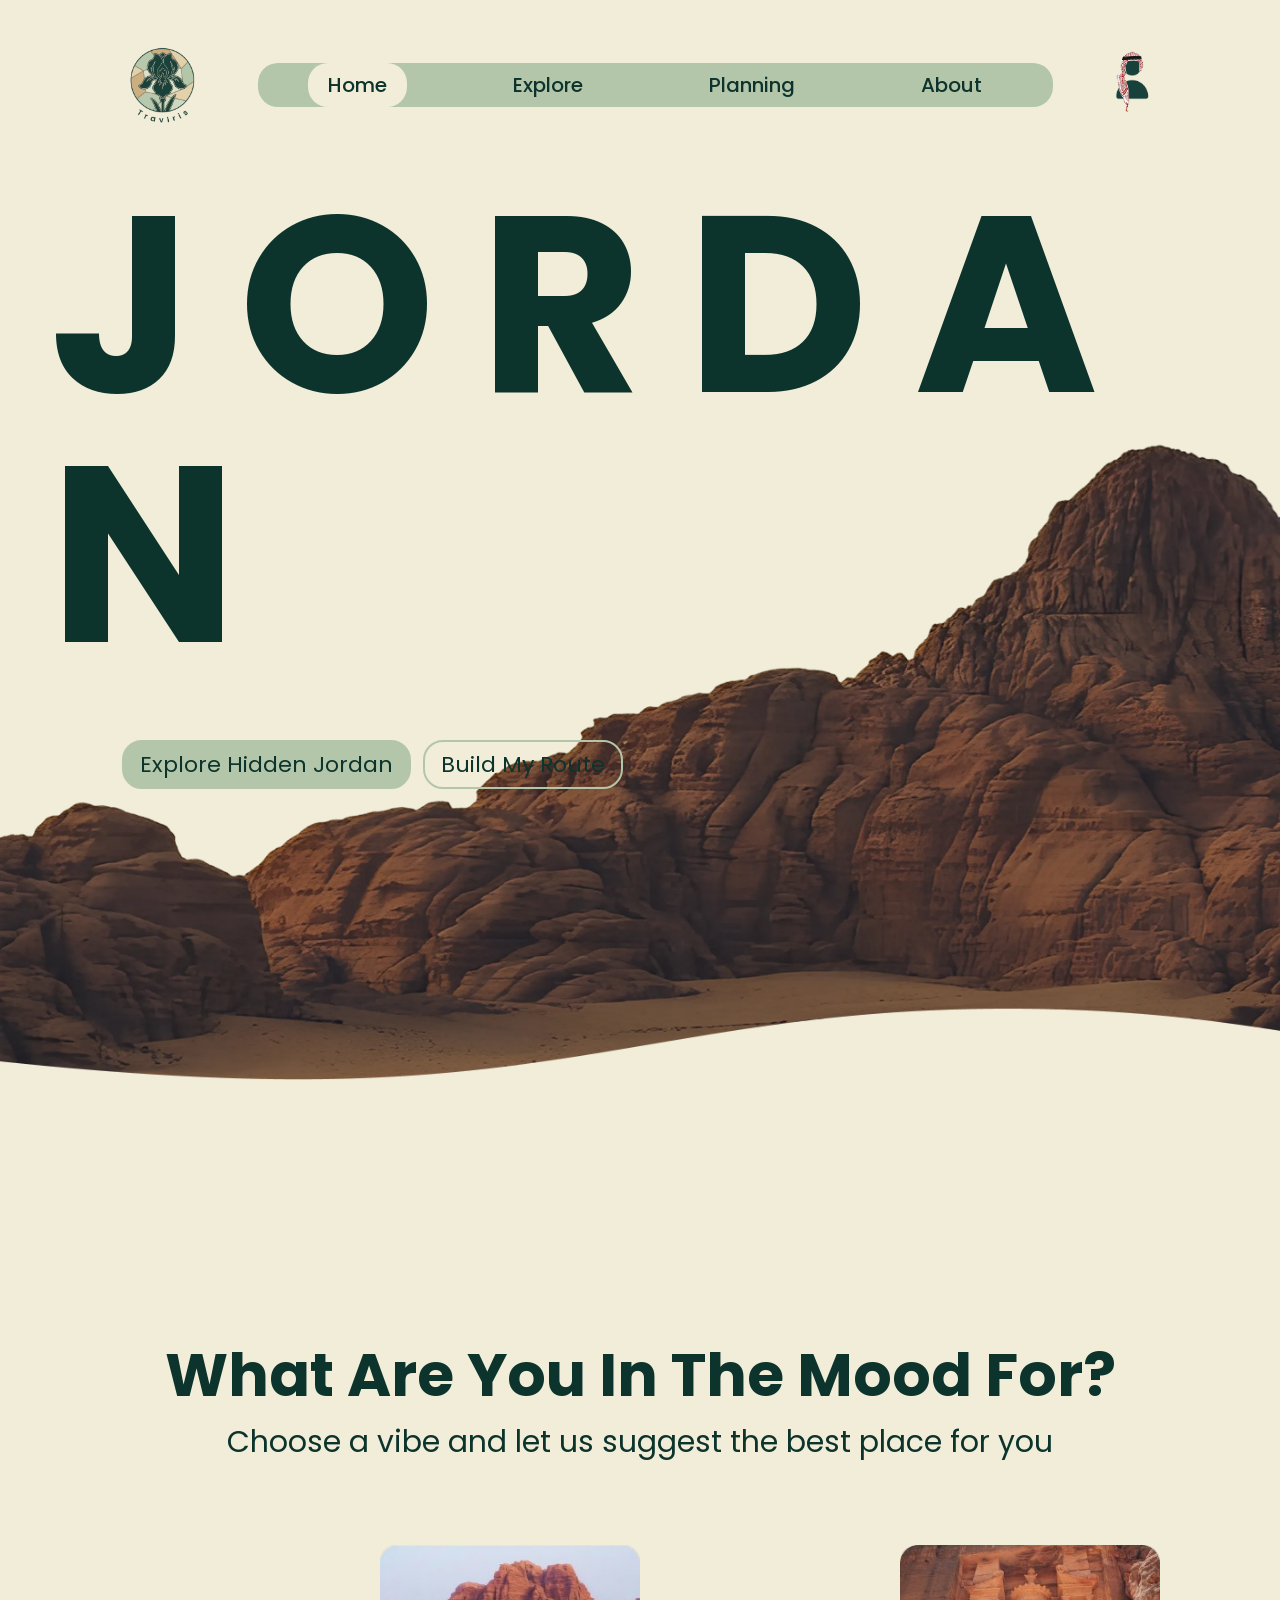
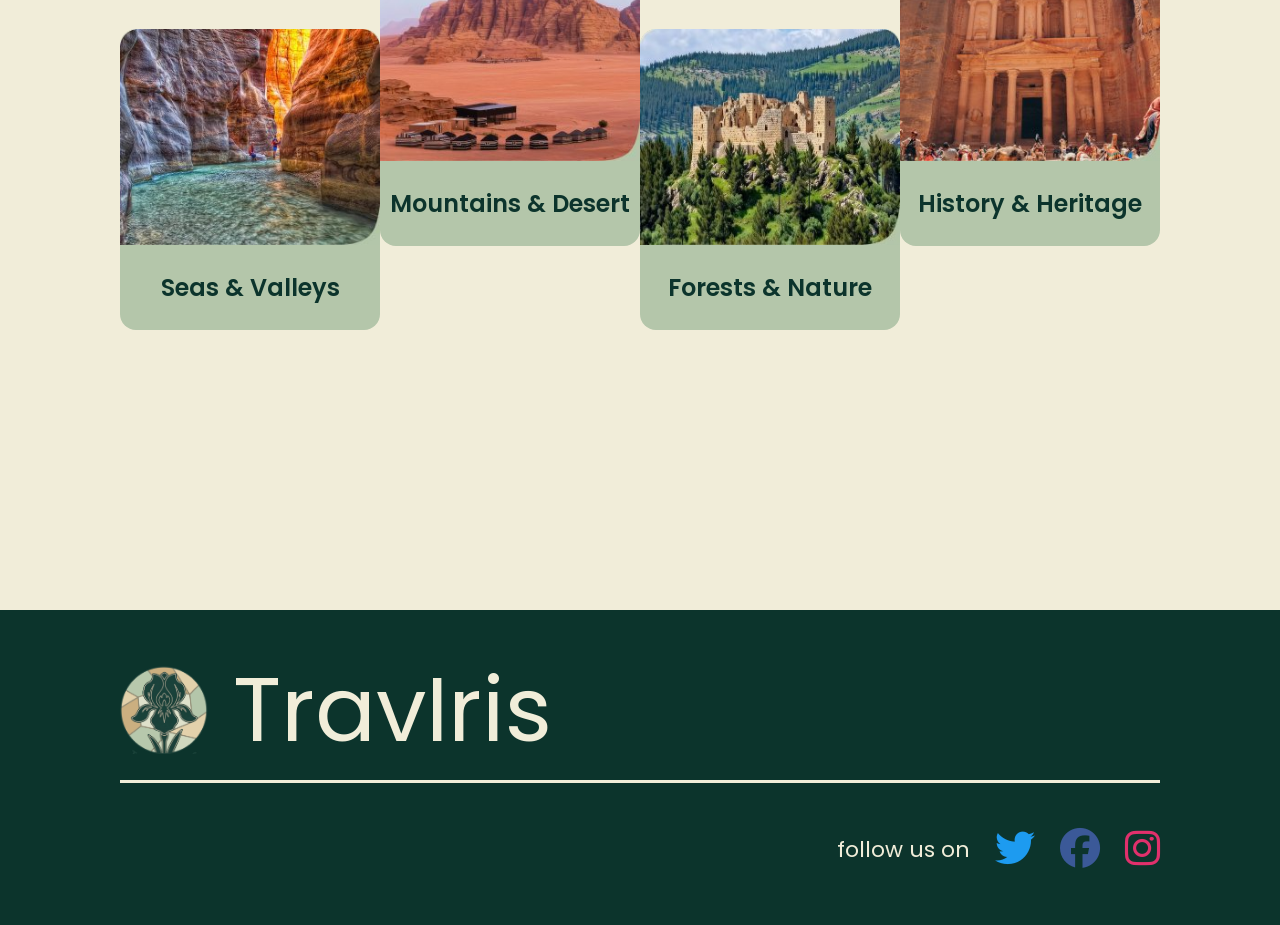
<file: travliris/index.html>
<!DOCTYPE html>
<html lang="en">
<head>
  <meta charset="UTF-8">
  <meta name="viewport" content="width=device-width, initial-scale=1.0">
  <title>TravIris | Home</title>

  <!-- Font -->
  <link href="https://fonts.googleapis.com/css2?family=Poppins:wght@400;500;600;700&display=swap" rel="stylesheet">

  <!-- Icons -->
  <link rel="stylesheet" href="https://cdnjs.cloudflare.com/ajax/libs/font-awesome/6.5.1/css/all.min.css">

  <link rel="stylesheet" href="style.css">
</head>
<body>

  <!-- ========== Header ========== -->
  <header class="header">
    <a href="index.html" class="logo">
      <img src="images/logo.png" alt="TravIris logo">
    </a>

    <nav class="navbar">
      <a href="index.html" class="active">Home</a>
      <a href="index.html#categories">Explore</a>
      <a href="planning.html">Planning</a>
      <a href="about.html">About</a>
    </nav>

    <a href="profile.html" class="user">
      <img src="images/avatar.png" alt="User">
    </a>
  </header>

  <!-- ========== Hero ========== -->
  <section class="hero">
    <h1 class="hero-title">
      <span>J</span><span>O</span><span>R</span><span>D</span><span>A</span><span>N</span>
    </h1>

    <div class="hero-buttons">
      <a href="#categories" class="btn btn-fill">Explore Hidden Jordan</a>
      <a href="planning.html" class="btn btn-outline">Build My Route</a>
    </div>

    <img src="images/rock.png" alt="Wadi Rum rocks" class="hero-rock">
  </section>

  <!-- ========== Categories ========== -->
  <section class="categories" id="categories">
    <h2 class="reveal">What Are You In The Mood For?</h2>
    <p class="reveal">Choose a vibe and let us suggest the best place for you</p>

    <div class="cards reveal">
      <a href="seas.html" class="card card-low">
        <img src="images/cat-seas.jpg" alt="Seas and Valleys">
        <h3>Seas &amp; Valleys</h3>
      </a>

      <a href="desert.html" class="card">
        <img src="images/cat-desert.jpg" alt="Mountains and Desert">
        <h3>Mountains &amp; Desert</h3>
      </a>

      <a href="forest.html" class="card card-low">
        <img src="images/cat-forest.jpg" alt="Forests and Nature">
        <h3>Forests &amp; Nature</h3>
      </a>

      <a href="history.html" class="card">
        <img src="images/cat-history.jpg" alt="History and Heritage">
        <h3>History &amp; Heritage</h3>
      </a>
    </div>
  </section>

  <!-- ========== Footer ========== -->
  <footer class="footer">
    <div class="footer-logo reveal">
      <img src="images/logo-icon.png" alt="TravIris logo">
      <span>TravIris</span>
    </div>

    <hr>

    <div class="social reveal">
      <span>follow us on</span>
      <a href="#" class="twitter"><i class="fa-brands fa-twitter"></i></a>
      <a href="#" class="facebook"><i class="fa-brands fa-facebook"></i></a>
      <a href="#" class="instagram"><i class="fa-brands fa-instagram"></i></a>
    </div>
  </footer>

</body>
</html>
</file>
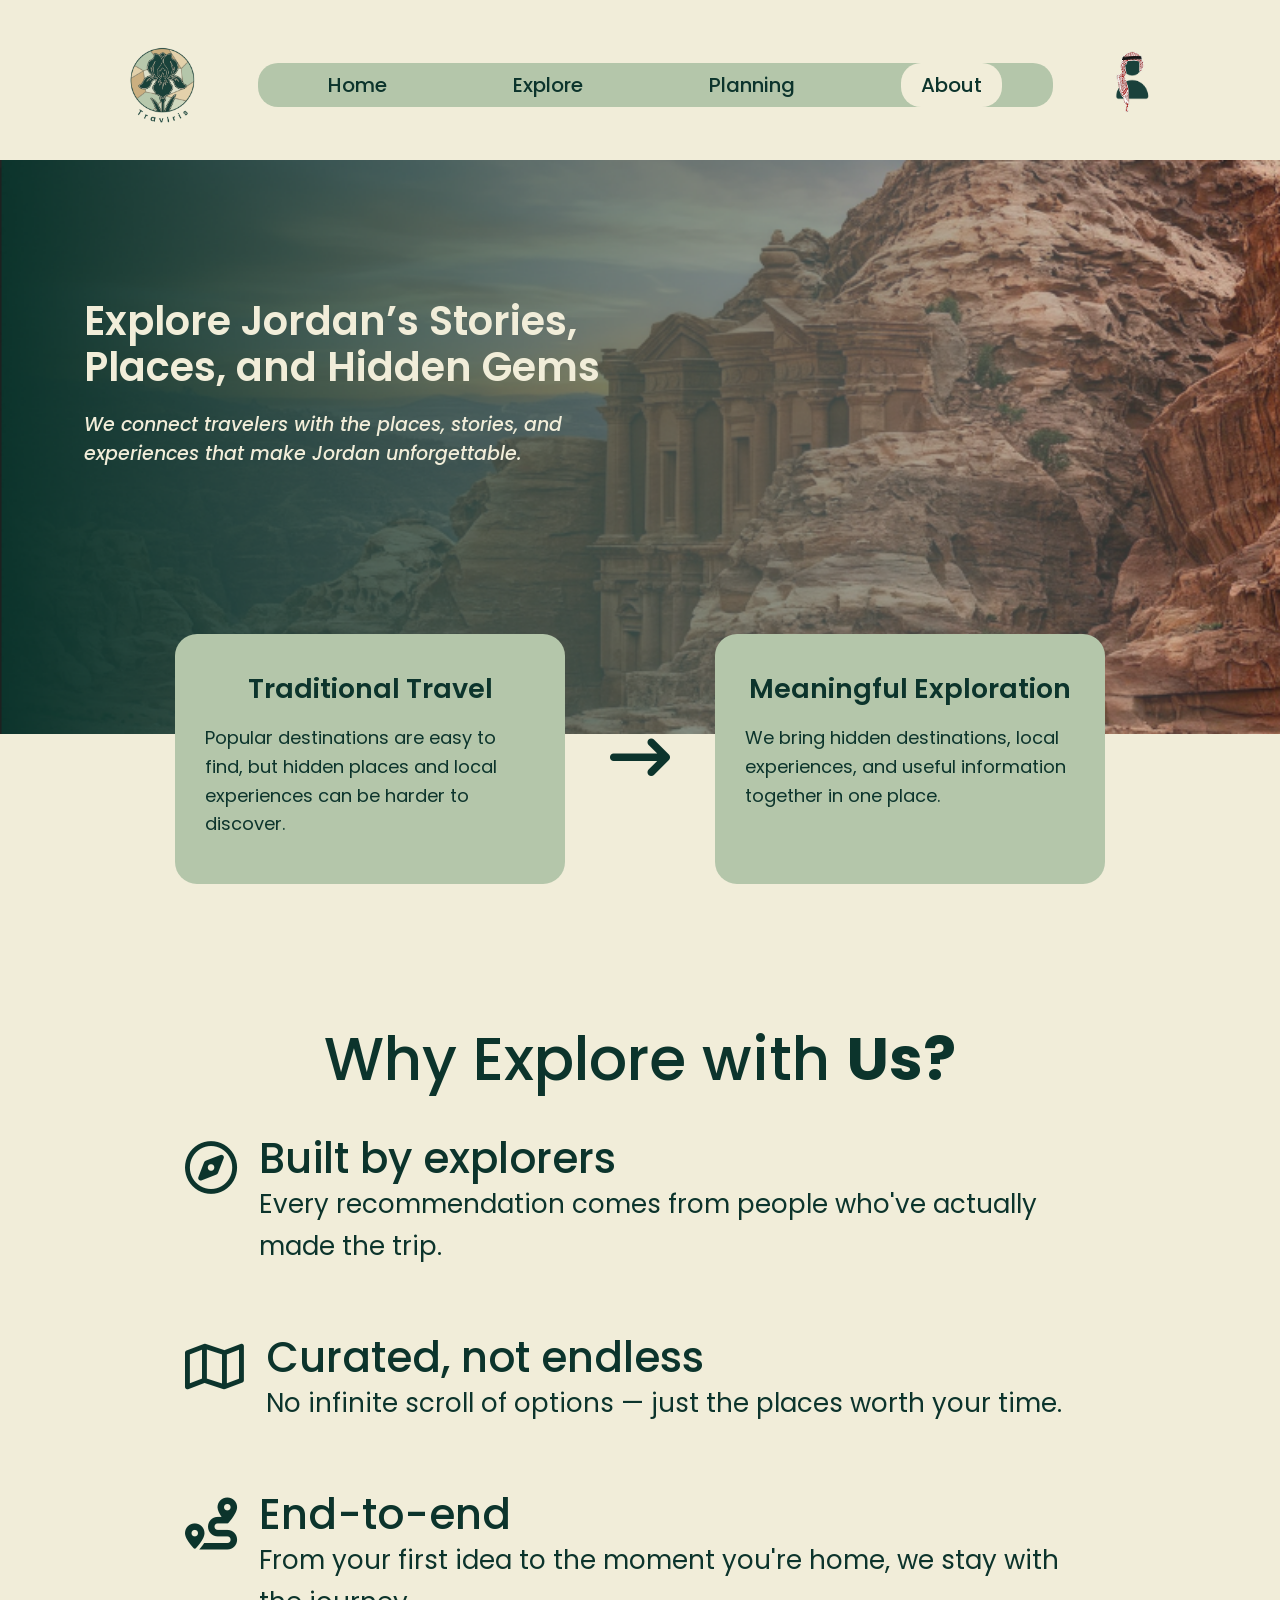
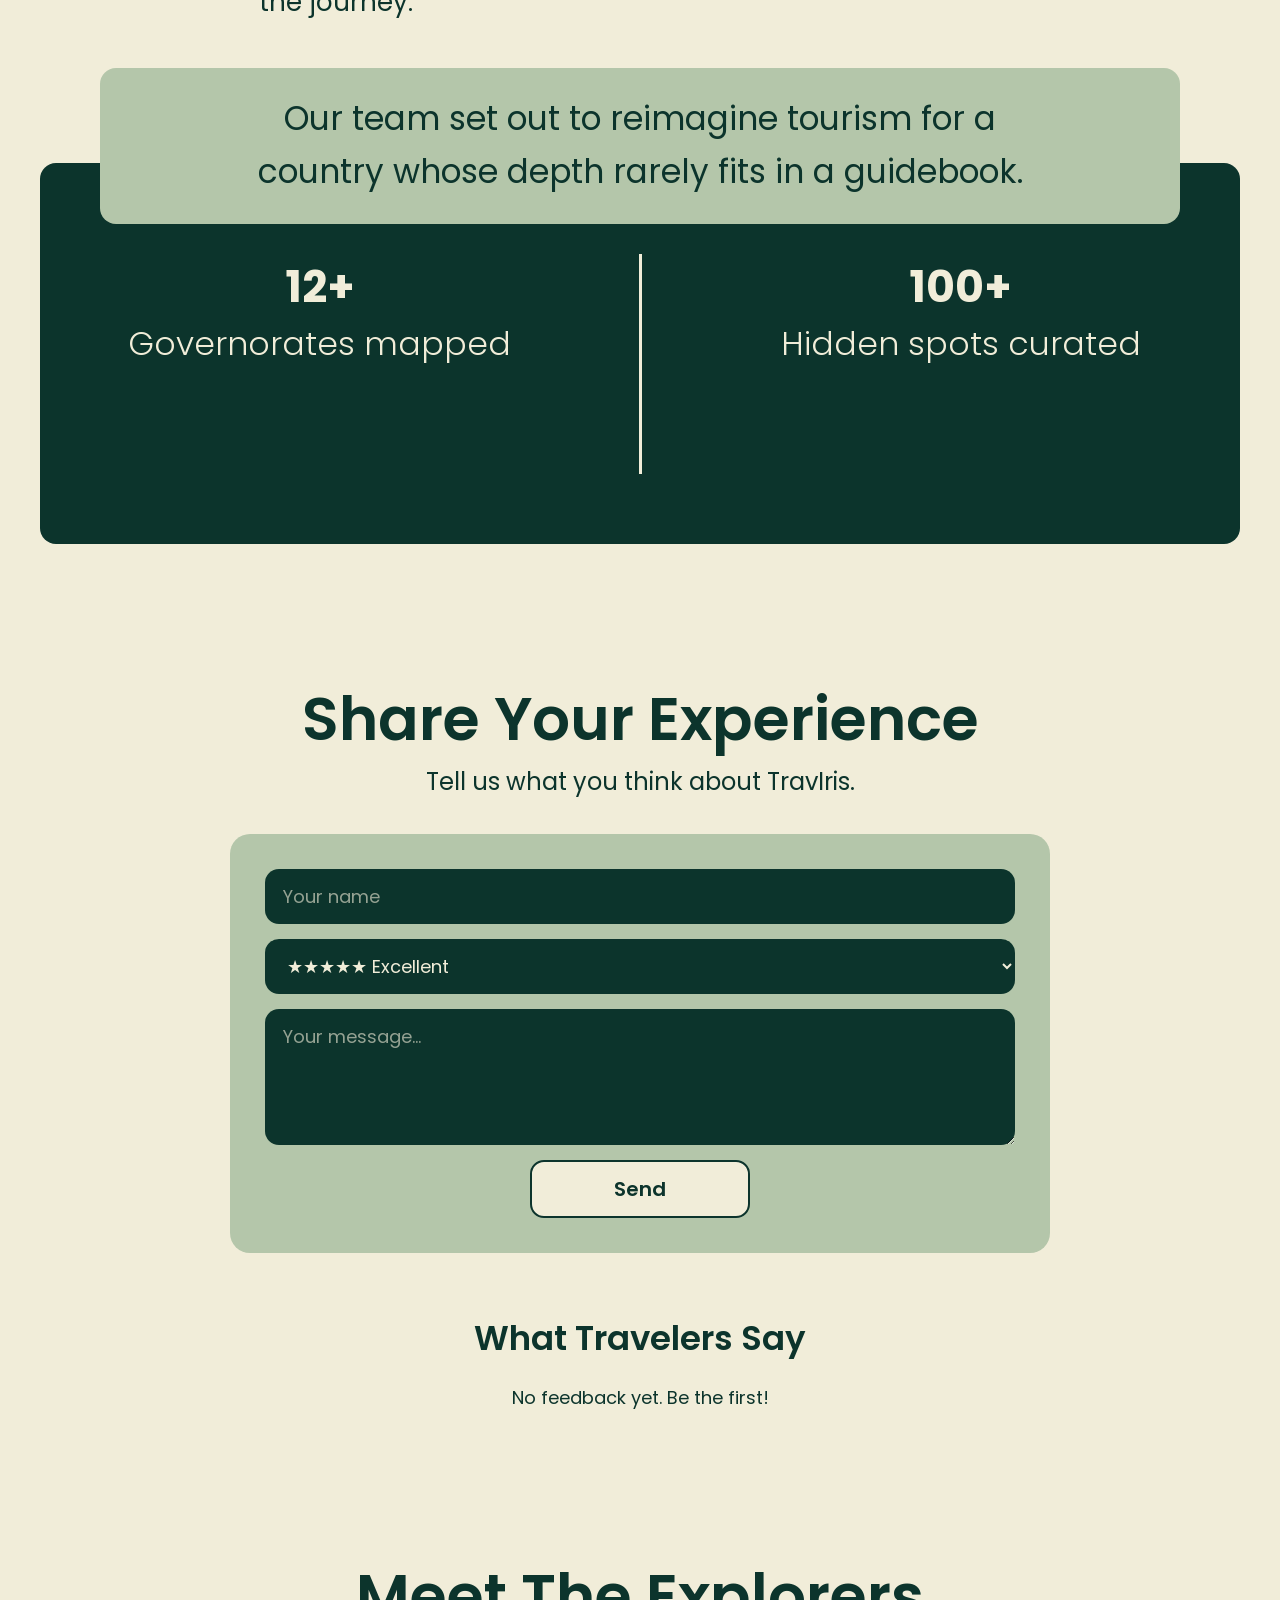
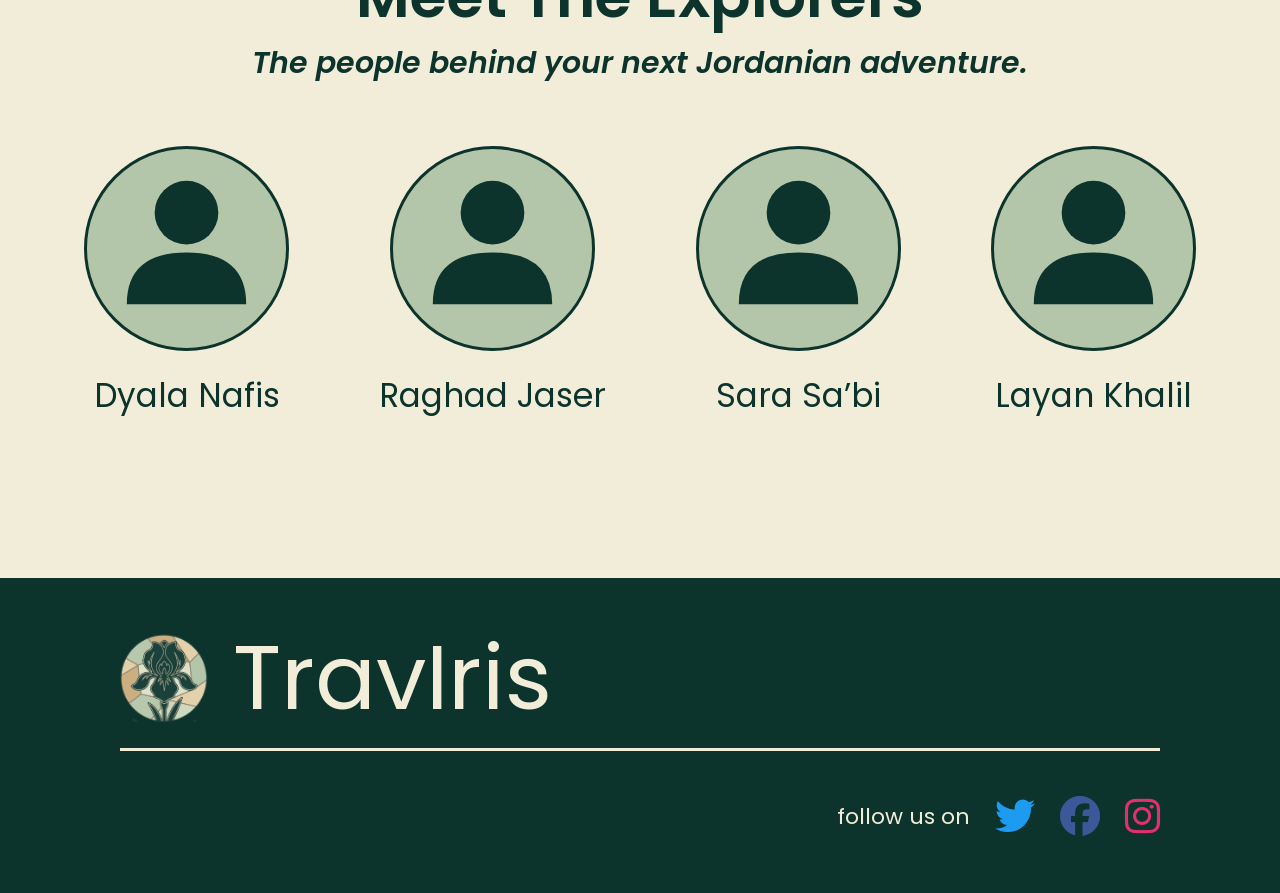
<file: travliris/about.html>
<!DOCTYPE html>
<html lang="en">
<head>
  <meta charset="UTF-8">
  <meta name="viewport" content="width=device-width, initial-scale=1.0">
  <title>TravIris | About</title>

  <!-- Font -->
  <link href="https://fonts.googleapis.com/css2?family=Poppins:ital,wght@0,300;0,400;0,500;0,600;0,700;1,400;1,500;1,600&display=swap" rel="stylesheet">

  <!-- Icons -->
  <link rel="stylesheet" href="https://cdnjs.cloudflare.com/ajax/libs/font-awesome/6.5.1/css/all.min.css">

  <link rel="stylesheet" href="style.css">
  <link rel="stylesheet" href="about.css">
</head>
<body>

  <!-- ========== Header ========== -->
  <header class="header">
    <a href="index.html" class="logo">
      <img src="images/logo.png" alt="TravIris logo">
    </a>

    <nav class="navbar">
      <a href="index.html">Home</a>
      <a href="index.html#categories">Explore</a>
      <a href="planning.html">Planning</a>
      <a href="about.html" class="active">About</a>
    </nav>

    <a href="profile.html" class="user">
      <img src="images/avatar.png" alt="User">
    </a>
  </header>

  <!-- ========== Hero ========== -->
  <section class="about-hero">
    <div class="about-hero-img">
      <img src="images/about-hero.png" alt="Ad Deir, Petra">
    </div>

    <div class="about-hero-text">
      <h1>Explore Jordan’s Stories, <br>Places, and Hidden Gems</h1>
      <p>We connect travelers with the places, stories, and <br>experiences that make Jordan unforgettable.</p>
    </div>
  </section>

  <!-- ========== Traditional vs Meaningful ========== -->
  <section class="compare">
    <div class="compare-card card-left">
      <h3>Traditional Travel</h3>
      <p>Popular destinations are easy to find, but hidden places and local experiences can be harder to discover.</p>
    </div>

    <div class="compare-arrow">
      <i class="fa-solid fa-arrow-right-long"></i>
    </div>

    <div class="compare-card card-right">
      <h3>Meaningful Exploration</h3>
      <p>We bring hidden destinations, local experiences, and useful information together in one place.</p>
    </div>
  </section>

  <!-- ========== Why Explore with Us ========== -->
  <section class="why reveal">
    <h2 class="reveal">Why Explore with <b>Us?</b></h2>

    <div class="why-item">
      <i class="fa-regular fa-compass why-icon spin"></i>
      <div>
        <h3>Built by explorers</h3>
        <p>Every recommendation comes from people who've actually made the trip.</p>
      </div>
    </div>

    <div class="why-item">
      <i class="fa-regular fa-map why-icon"></i>
      <div>
        <h3>Curated, not endless</h3>
        <p>No infinite scroll of options — just the places worth your time.</p>
      </div>
    </div>

    <div class="why-item">
      <i class="fa-solid fa-route why-icon"></i>
      <div>
        <h3>End-to-end</h3>
        <p>From your first idea to the moment you're home, we stay with the journey.</p>
      </div>
    </div>
  </section>

  <!-- ========== Team numbers ========== -->
  <section class="team-box reveal">
    <div class="team-quote">
      <p>Our team set out to reimagine tourism for a <br>country whose depth rarely fits in a guidebook.</p>
    </div>

    <div class="stats">
      <div class="stat">
        <h3>12+</h3>
        <p>Governorates mapped</p>
      </div>

      <div class="stat-line"></div>

      <div class="stat">
        <h3>100+</h3>
        <p>Hidden spots curated</p>
      </div>
    </div>
  </section>

  <!-- ========== Feedback ========== -->
  <section class="feedback reveal">
    <h2>Share Your Experience</h2>
    <p class="feedback-sub">Tell us what you think about TravIris.</p>

    <div class="feedback-form">
      <input type="text" id="fbName" placeholder="Your name">

      <select id="fbRating">
        <option value="5">&#9733;&#9733;&#9733;&#9733;&#9733; Excellent</option>
        <option value="4">&#9733;&#9733;&#9733;&#9733; Very good</option>
        <option value="3">&#9733;&#9733;&#9733; Good</option>
        <option value="2">&#9733;&#9733; Not bad</option>
        <option value="1">&#9733; Bad</option>
      </select>

      <textarea id="fbMessage" rows="4" placeholder="Your message..."></textarea>

      <button onclick="sendFeedback()">Send</button>
    </div>

    <h3 class="feedback-title">What Travelers Say <span id="fbAverage"></span></h3>

    <!-- the feedback is added here by feedback.js -->
    <div id="feedbackList"></div>
  </section>

  <!-- ========== Meet The Explorers ========== -->
  <section class="explorers reveal">
    <h2 class="reveal">Meet The Explorers</h2>
    <p class="explorers-sub reveal">The people behind your next Jordanian adventure.</p>

    <div class="members reveal">
      <div class="member">
        <div class="member-photo">
          <svg viewBox="0 0 100 100"><circle cx="50" cy="32" r="16" /><path d="M20 78 Q20 52 50 52 Q80 52 80 78 Z" /></svg>
        </div>
        <h4>Dyala Nafis</h4>
      </div>

      <div class="member">
        <div class="member-photo">
          <svg viewBox="0 0 100 100"><circle cx="50" cy="32" r="16" /><path d="M20 78 Q20 52 50 52 Q80 52 80 78 Z" /></svg>
        </div>
        <h4>Raghad Jaser</h4>
      </div>

      <div class="member">
        <div class="member-photo">
          <svg viewBox="0 0 100 100"><circle cx="50" cy="32" r="16" /><path d="M20 78 Q20 52 50 52 Q80 52 80 78 Z" /></svg>
        </div>
        <h4>Sara Sa’bi</h4>
      </div>

      <div class="member">
        <div class="member-photo">
          <svg viewBox="0 0 100 100"><circle cx="50" cy="32" r="16" /><path d="M20 78 Q20 52 50 52 Q80 52 80 78 Z" /></svg>
        </div>
        <h4>Layan Khalil</h4>
      </div>
    </div>
  </section>

  <!-- ========== Footer ========== -->
  <footer class="footer">
    <div class="footer-logo reveal">
      <img src="images/logo-icon.png" alt="TravIris logo">
      <span>TravIris</span>
    </div>

    <hr>

    <div class="social reveal">
      <span>follow us on</span>
      <a href="#" class="twitter"><i class="fa-brands fa-twitter"></i></a>
      <a href="#" class="facebook"><i class="fa-brands fa-facebook"></i></a>
      <a href="#" class="instagram"><i class="fa-brands fa-instagram"></i></a>
    </div>
  </footer>

  <script src="feedback.js"></script>
</body>
</html>
</file>
<file: travliris/style.css>
/* ========== Colors ==========
   cream:       #f1edd9
   dark green:  #0c342c
   light green: #b4c6aa
*/

* {
  margin: 0;
  padding: 0;
  box-sizing: border-box;
}

body {
  font-family: "Poppins", sans-serif;
  background-color: #f1edd9;
  color: #0c342c;
  overflow-x: hidden;
}

a {
  text-decoration: none;
  color: inherit;
}

img {
  max-width: 100%;
}

/* ========== Header ========== */
.header {
  display: flex;
  align-items: center;
  justify-content: space-between;
  padding: 40px 120px 0;
  position: relative;
  z-index: 10;
}

.logo img {
  width: 85px;
}

.navbar {
  display: flex;
  justify-content: space-between;
  background-color: #b4c6aa;
  border-radius: 20px;
  width: 795px;
  padding: 0 50px;
}

.navbar a {
  font-size: 20px;
  font-weight: 500;
  padding: 7px 20px;
  border-radius: 20px;
  transition: 0.3s;
}

.navbar a:hover,
.navbar a.active {
  background-color: #f1edd9;
}

.user img {
  width: 55px;
}

/* ========== Hero ========== */
.hero {
  position: relative;
  height: 950px;
  overflow: hidden;
}

.hero-title {
  font-size: 250px;
  font-weight: 700;
  letter-spacing: 45px;
  line-height: 1;
  padding-left: 50px;
  margin-top: 50px;
}

.hero-buttons {
  display: flex;
  gap: 12px;
  margin-top: 60px;
  padding-left: 122px;
  position: relative;
  z-index: 5;
}

.btn {
  font-size: 22px;
  padding: 6px 16px;
  border-radius: 20px;
  border: 2px solid #b4c6aa;
  transition: 0.3s;
}

.btn-fill {
  background-color: #b4c6aa;
}

.btn-outline:hover {
  background-color: #b4c6aa;
}

.btn-fill:hover {
  background-color: #0c342c;
  border-color: #0c342c;
  color: #f1edd9;
}

/* the rock sits on top of the title */
.hero-rock {
  position: absolute;
  bottom: 0;
  left: 0;
  width: 107%;
  max-width: none;
  z-index: 2;
}

/* ========== Categories ========== */
.categories {
  text-align: center;
  padding: 250px 120px 280px;
}

.categories h2 {
  font-size: 60px;
  font-weight: 700;
}

.categories p {
  font-size: 30px;
  margin-bottom: 80px;
}

.cards {
  display: flex;
  justify-content: space-between;
  align-items: flex-start;
}

.card {
  width: 285px;
  background-color: #b4c6aa;
  border-radius: 16px;
  overflow: hidden;
  transition: 0.3s;
}

.card img {
  display: block;
  width: 100%;
}

.card h3 {
  font-size: 24px;
  font-weight: 600;
  padding: 25px 10px;
}

/* 1st and 3rd card are lower */
.card-low {
  margin-top: 84px;
}

.card:hover {
  transform: translateY(-10px);
  box-shadow: 0 10px 20px rgba(0, 0, 0, 0.15);
}

.card:hover h3 {
  background-color: #0c342c;
  color: #f1edd9;
}

/* ========== Footer ========== */
.footer {
  background-color: #0c342c;
  color: #f1edd9;
  padding: 55px 120px 55px;
}

.footer-logo {
  display: flex;
  align-items: center;
  gap: 25px;
}

.footer-logo img {
  width: 88px;
}

.footer-logo span {
  font-size: 90px;
  line-height: 1;
}

.footer hr {
  border: none;
  height: 3px;
  background-color: #f1edd9;
  margin: 25px 0 45px;
}

.social {
  display: flex;
  justify-content: flex-end;
  align-items: center;
  gap: 25px;
}

.social span {
  font-size: 22px;
}

.social i {
  font-size: 40px;
}

.twitter { color: #1d9bf0; }
.facebook { color: #3b5998; }
.instagram { color: #e1306c; }

.social a:hover {
  opacity: 0.7;
}

/* ========== Tablet ========== */
@media (max-width: 1200px) {
  .header,
  .categories,
  .footer {
    padding-left: 40px;
    padding-right: 40px;
  }

  .navbar {
    width: auto;
    gap: 20px;
    padding: 0 20px;
  }

  .hero {
    height: 750px;
  }

  .hero-title {
    font-size: 170px;
    letter-spacing: 30px;
  }

  .hero-buttons {
    padding-left: 60px;
  }

  .cards {
    flex-wrap: wrap;
    justify-content: center;
    gap: 30px;
  }

  .card-low {
    margin-top: 0;
  }
}

/* ========== Mobile ========== */
@media (max-width: 700px) {
  .header {
    flex-wrap: wrap;
    padding: 20px 16px 0;
  }

  .logo img {
    width: 60px;
  }

  .user img {
    width: 40px;
  }

  .navbar {
    order: 3;
    width: 100%;
    margin-top: 15px;
    padding: 0;
    gap: 0;
  }

  .navbar a {
    font-size: 15px;
    padding: 6px 12px;
  }

  .hero {
    height: 480px;
  }

  .hero-title {
    font-size: 70px;
    letter-spacing: 13px;
    padding-left: 16px;
    margin-top: 40px;
  }

  .hero-buttons {
    flex-direction: column;
    align-items: flex-start;
    padding-left: 16px;
    margin-top: 25px;
  }

  .btn {
    font-size: 17px;
  }

  .categories {
    padding: 100px 16px 120px;
  }

  .categories h2 {
    font-size: 32px;
  }

  .categories p {
    font-size: 18px;
    margin-bottom: 40px;
  }

  .footer {
    padding: 40px 16px;
  }

  .footer-logo img {
    width: 55px;
  }

  .footer-logo span {
    font-size: 50px;
  }

  .social span {
    font-size: 18px;
  }

  .social i {
    font-size: 30px;
  }
}

/* ========== JORDAN animation ========== */
.hero-title span {
  display: inline-block;
  opacity: 0;
  animation: showLetter 0.6s forwards;
}

.hero-title span:nth-child(1) { animation-delay: 0.1s; }
.hero-title span:nth-child(2) { animation-delay: 0.3s; }
.hero-title span:nth-child(3) { animation-delay: 0.5s; }
.hero-title span:nth-child(4) { animation-delay: 0.7s; }
.hero-title span:nth-child(5) { animation-delay: 0.9s; }
.hero-title span:nth-child(6) { animation-delay: 1.1s; }

@keyframes showLetter {
  from {
    opacity: 0;
    filter: blur(10px);
    transform: translateY(-60px);
  }
  to {
    opacity: 1;
    filter: blur(0);
    transform: translateY(0);
  }
}

/* ========== Buttons hover ========== */
.btn {
  display: inline-block;
}

.btn:hover {
  transform: translateY(-4px);
  box-shadow: 0 6px 12px rgba(0, 0, 0, 0.15);
}

/* ========== Smooth scroll to categories ========== */
html {
  scroll-behavior: smooth;
}

/* ========== Fade up while scrolling (used in all pages) ==========
   works in new browsers (Chrome, Edge). In other browsers the
   sections just show normally without the effect. */
@keyframes revealUp {
  from { opacity: 0; filter: blur(10px); transform: translateY(50px); }
  to   { opacity: 1; filter: blur(0); transform: translateY(0); }
}

@supports (animation-timeline: view()) {
  .reveal {
    animation: revealUp linear both;
    animation-timeline: view();
    animation-range: entry 0% entry 60%;
  }
}

/* ========== Home: more animation ========== */

/* the rock comes up from the bottom */
.hero-rock {
  animation: rockUp 1.4s ease-out both;
}

@keyframes rockUp {
  from { opacity: 0; filter: blur(10px); transform: translateY(120px); }
  to   { opacity: 1; filter: blur(0); transform: translateY(0); }
}

/* the buttons show after the letters of JORDAN */
.hero-buttons {
  animation: revealUp 0.8s ease-out 1.3s both;
}

/* the photo in the category card zooms a little */
.card img {
  transition: 0.5s;
}

.card h3 {
  position: relative; /* stays on top of the zoomed photo */
}

.card:hover img {
  transform: scale(1.08);
}
</file>
<file: travliris/about.css>
/* ========== Hero ========== */
.about-hero {
  position: relative;
  margin-top: 30px;
}

.about-hero-img {
  overflow: hidden; /* so the zoom stays inside */
}

.about-hero-img img {
  display: block;
  width: 100%;
  animation: slowZoom 12s ease-in-out infinite alternate;
}

.about-hero-text {
  position: absolute;
  top: 24%;
  left: 84px;
  color: #f1edd9;
}

.about-hero-text h1 {
  font-size: 40px;
  font-weight: 600;
  line-height: 1.15;
  margin-bottom: 20px;
  animation: fadeUp 0.9s ease-out both;
}

.about-hero-text p {
  font-size: 19px;
  font-style: italic;
  font-weight: 500;
  animation: fadeUp 0.9s ease-out 0.4s both;
}

/* ========== Traditional vs Meaningful ========== */
.compare {
  position: relative;
  z-index: 2;
  display: flex;
  justify-content: center;
  align-items: center;
  gap: 45px;
  margin-top: -100px; /* the cards go up over the image */
}

.compare-card {
  width: 390px;
  min-height: 250px;
  background-color: #b4c6aa;
  border-radius: 22px;
  padding: 35px 30px;
  transition: 0.3s;
}

.compare-card h3 {
  font-size: 27px;
  font-weight: 600;
  text-align: center;
  margin-bottom: 15px;
}

.compare-card p {
  font-size: 18px;
  line-height: 1.6;
}

.card-left {
  animation: fadeUp 0.8s ease-out 0.6s both;
}

.card-right {
  animation: fadeUp 0.8s ease-out 0.9s both;
}

.compare-card:hover {
  transform: translateY(-10px);
  box-shadow: 0 15px 25px rgba(12, 52, 44, 0.2);
}

/* the arrow moves left and right all the time */
.compare-arrow {
  font-size: 60px;
  color: #0c342c;
  animation: moveArrow 1.5s ease-in-out infinite;
}

/* ========== Why Explore with Us ========== */
.why {
  width: 1020px;
  max-width: 100%;
  margin: 130px auto 0;
  padding: 0 40px;
}

.why h2 {
  text-align: center;
  font-size: 60px;
  font-weight: 500;
  margin-bottom: 20px;
}

.why-item {
  display: flex;
  gap: 22px;
  margin-bottom: 45px;
  padding: 10px 15px;
  border-radius: 16px;
  transition: 0.3s;
}

.why-icon {
  font-size: 52px;
  margin-top: 8px;
  transition: 0.5s;
}

.why-item h3 {
  font-size: 42px;
  font-weight: 500;
  line-height: 1.2;
}

.why-item p {
  font-size: 26px;
  line-height: 1.6;
}

/* hover: the item moves a little and gets a light background */
.why-item:hover {
  background-color: rgba(180, 198, 170, 0.35);
  transform: translateX(12px);
}

.why-item:hover .why-icon {
  transform: scale(1.15);
}

/* the compass spins on hover */
.why-item:hover .spin {
  transform: rotate(360deg) scale(1.15);
}

/* ========== Team box ========== */
.team-box {
  width: 1200px;
  max-width: calc(100% - 80px);
  margin: 130px auto 0;
  background-color: #0c342c;
  border-radius: 16px;
  padding-bottom: 70px;
}

.team-quote {
  width: 90%;
  margin: 0 auto;
  position: relative;
  top: -95px;
  margin-bottom: -95px; /* keep the space under it right */
  background-color: #b4c6aa;
  border-radius: 16px;
  padding: 25px;
  text-align: center;
}

.team-quote p {
  font-size: 33px;
  line-height: 1.6;
}

.stats {
  display: flex;
  justify-content: space-around;
  align-items: stretch;
  margin-top: 30px;
  color: #f1edd9;
  text-align: center;
}

.stat {
  width: 40%;
  transition: 0.3s;
}

.stat h3 {
  font-size: 44px;
  font-weight: 700;
  animation: pulse 2.5s ease-in-out infinite;
}

.stat p {
  font-size: 33px;
  font-weight: 300;
}

.stat:hover {
  transform: scale(1.08);
}

.stat-line {
  width: 3px;
  min-height: 220px;
  background-color: #f1edd9;
}

/* ========== Meet The Explorers ========== */
.explorers {
  text-align: center;
  padding: 140px 40px 150px;
}

.explorers h2 {
  font-size: 60px;
  font-weight: 600;
}

.explorers-sub {
  font-size: 30px;
  font-style: italic;
  font-weight: 600;
  margin-bottom: 60px;
}

.members {
  display: flex;
  justify-content: center;
  gap: 90px;
  flex-wrap: wrap;
}

.member {
  cursor: pointer;
}

.member-photo {
  width: 205px;
  height: 205px;
  margin: 0 auto 20px;
  border: 3px solid #0c342c;
  border-radius: 50%;
  background-color: #b4c6aa;
  overflow: hidden;
  transition: 0.4s;
}

.member-photo svg {
  width: 100%;
  height: 100%;
  fill: #0c342c;
  transition: 0.4s;
}

.member h4 {
  display: inline-block;
  font-size: 33px;
  font-weight: 400;
  transition: 0.3s;
}

/* a line grows under the name */
.member h4::after {
  content: "";
  display: block;
  width: 0;
  height: 3px;
  margin: 4px auto 0;
  background-color: #0c342c;
  border-radius: 2px;
  transition: 0.4s;
}

/* ===== hover on a member ===== */
.member:hover .member-photo {
  background-color: #0c342c;
  transform: translateY(-12px) scale(1.05);
  box-shadow: 0 15px 25px rgba(12, 52, 44, 0.3);
}

.member:hover .member-photo svg {
  fill: #b4c6aa;
  transform: translateY(6px);
}

.member:hover h4 {
  font-weight: 600;
  transform: translateY(-6px);
}

.member:hover h4::after {
  width: 100%;
}

/* ========== Keyframes ========== */
@keyframes fadeUp {
  from { opacity: 0; filter: blur(10px); transform: translateY(40px); }
  to   { opacity: 1; filter: blur(0); transform: translateY(0); }
}

@keyframes slowZoom {
  from { transform: scale(1); }
  to   { transform: scale(1.08); }
}

@keyframes moveArrow {
  0%, 100% { transform: translateX(-8px); }
  50%      { transform: translateX(8px); }
}

@keyframes pulse {
  0%, 100% { transform: scale(1); }
  50%      { transform: scale(1.12); }
}

/* ========== Show sections while scrolling (CSS only) ==========
   works in new browsers (Chrome, Edge). In other browsers the
   sections just show normally without the effect. */
@supports (animation-timeline: view()) {
  .reveal {
    animation: fadeUp linear both;
    animation-timeline: view();
    animation-range: entry 0% entry 60%;
  }
}

/* ========== Tablet ========== */
@media (max-width: 1200px) {
  .about-hero-text {
    left: 40px;
  }

  .about-hero-text h1 {
    font-size: 30px;
  }

  .about-hero-text p {
    font-size: 15px;
  }

  .compare {
    margin-top: 40px;
    padding: 0 40px;
  }

  .why h2,
  .explorers h2 {
    font-size: 46px;
  }

  .why-item h3 {
    font-size: 32px;
  }

  .why-item p {
    font-size: 20px;
  }

  .team-quote p,
  .stat p {
    font-size: 24px;
  }

  .members {
    gap: 50px;
  }
}

/* ========== Mobile ========== */
@media (max-width: 700px) {
  .about-hero-img img {
    height: 300px;
    object-fit: cover;
    object-position: 70% center;
  }

  .about-hero-text {
    left: 16px;
    right: 16px;
    top: 18%;
  }

  .about-hero-text h1 {
    font-size: 22px;
  }

  .about-hero-text br {
    display: none;
  }

  .about-hero-text p {
    font-size: 13px;
  }

  .compare {
    flex-direction: column;
    gap: 15px;
    padding: 0 16px;
  }

  .compare-card {
    width: 100%;
    min-height: auto;
  }

  .compare-arrow {
    transform: rotate(90deg);
    font-size: 40px;
    animation: none;
  }

  .why {
    margin-top: 80px;
    padding: 0 16px;
  }

  .why h2,
  .explorers h2 {
    font-size: 32px;
  }

  .why-icon {
    font-size: 32px;
  }

  .why-item h3 {
    font-size: 24px;
  }

  .why-item p {
    font-size: 16px;
  }

  .team-box {
    max-width: calc(100% - 32px);
    margin-top: 110px;
    padding-bottom: 40px;
  }

  .team-quote {
    top: -60px;
    margin-bottom: -60px;
    padding: 15px;
  }

  .team-quote p {
    font-size: 18px;
  }

  .team-quote br {
    display: none;
  }

  .stats {
    flex-direction: column;
    align-items: center;
    gap: 25px;
  }

  .stat {
    width: 100%;
  }

  .stat h3 {
    font-size: 34px;
  }

  .stat p {
    font-size: 20px;
  }

  .stat-line {
    width: 60%;
    min-height: 3px;
    height: 3px;
  }

  .explorers {
    padding: 90px 16px 100px;
  }

  .explorers-sub {
    font-size: 18px;
    margin-bottom: 40px;
  }

  .members {
    gap: 30px;
  }

  .member-photo {
    width: 130px;
    height: 130px;
  }

  .member h4 {
    font-size: 20px;
  }
}

/* ========== Feedback ========== */
.feedback {
  width: 900px;
  max-width: 100%;
  margin: 0 auto;
  padding: 130px 40px 0;
  text-align: center;
}

.feedback h2 {
  font-size: 60px;
  font-weight: 600;
}

.feedback-sub {
  font-size: 24px;
  margin-bottom: 35px;
}

.feedback-form {
  display: flex;
  flex-direction: column;
  gap: 15px;
  background-color: #b4c6aa;
  border-radius: 20px;
  padding: 35px;
}

.feedback-form input,
.feedback-form select,
.feedback-form textarea {
  width: 100%;
  background-color: #0c342c;
  color: #f1edd9;
  border: none;
  border-radius: 14px;
  padding: 14px 18px;
  font-family: "Poppins", sans-serif;
  font-size: 18px;
}

.feedback-form input::placeholder,
.feedback-form textarea::placeholder {
  color: rgba(241, 237, 217, 0.6);
}

.feedback-form textarea {
  resize: vertical;
}

.feedback-form button {
  align-self: center;
  width: 220px;
  padding: 12px;
  background-color: #f1edd9;
  color: #0c342c;
  border: 2px solid #0c342c;
  border-radius: 14px;
  font-family: "Poppins", sans-serif;
  font-size: 20px;
  font-weight: 600;
  cursor: pointer;
  transition: 0.3s;
}

.feedback-form button:hover {
  background-color: #0c342c;
  color: #f1edd9;
}

.feedback-title {
  font-size: 34px;
  font-weight: 600;
  margin: 60px 0 20px;
}

.feedback-title span {
  font-size: 22px;
  color: #b8860b;
}

.feedback-card {
  text-align: left;
  border: 3px solid #b4c6aa;
  border-radius: 16px;
  padding: 18px 24px;
  margin-bottom: 15px;
  transition: 0.3s;
}

.feedback-card:hover {
  border-color: #0c342c;
}

.fb-stars {
  color: #b8860b;
  font-size: 22px;
}

.fb-message {
  font-size: 19px;
  margin: 5px 0;
}

.fb-name {
  font-size: 16px;
  font-weight: 600;
}

.no-feedback {
  font-size: 18px;
}

@media (max-width: 700px) {
  .feedback {
    padding: 90px 16px 0;
  }

  .feedback h2 {
    font-size: 32px;
  }

  .feedback-sub {
    font-size: 17px;
  }

  .feedback-form {
    padding: 20px;
  }

  .feedback-title {
    font-size: 24px;
  }
}
</file>
